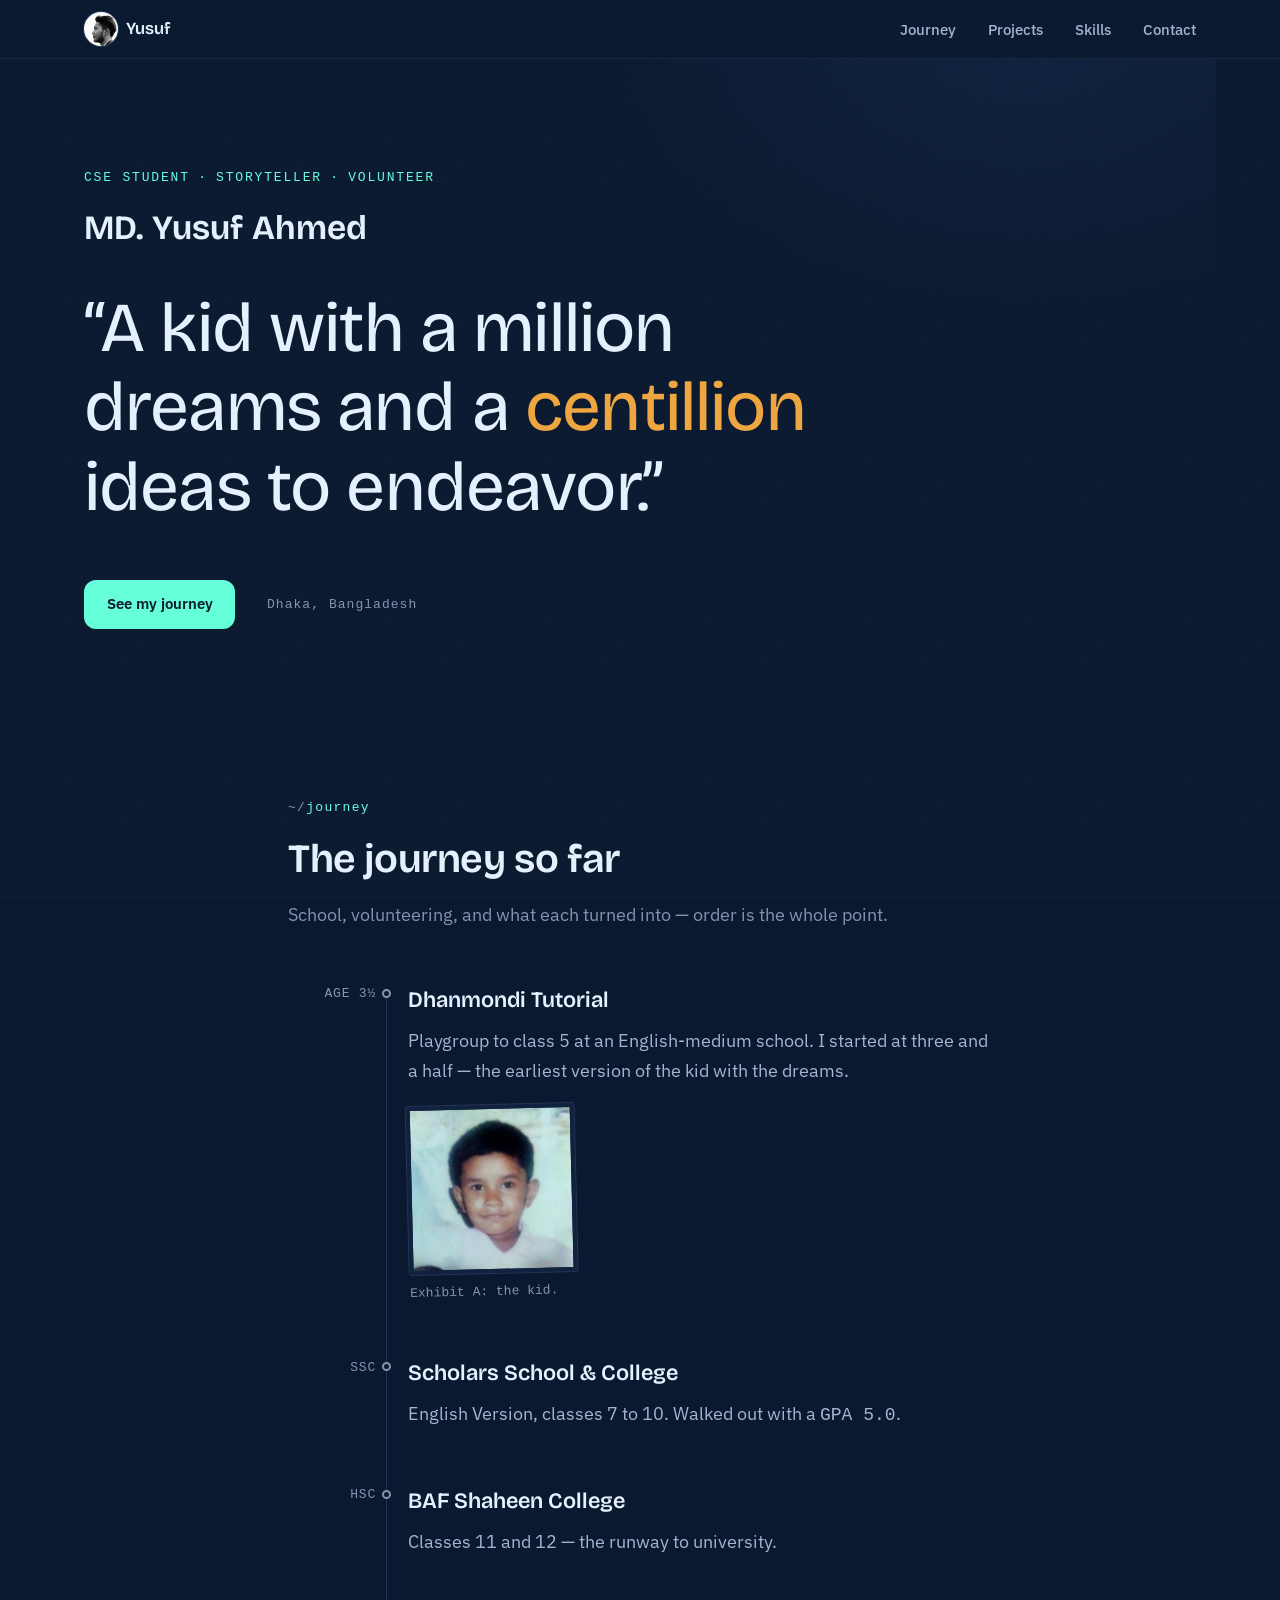
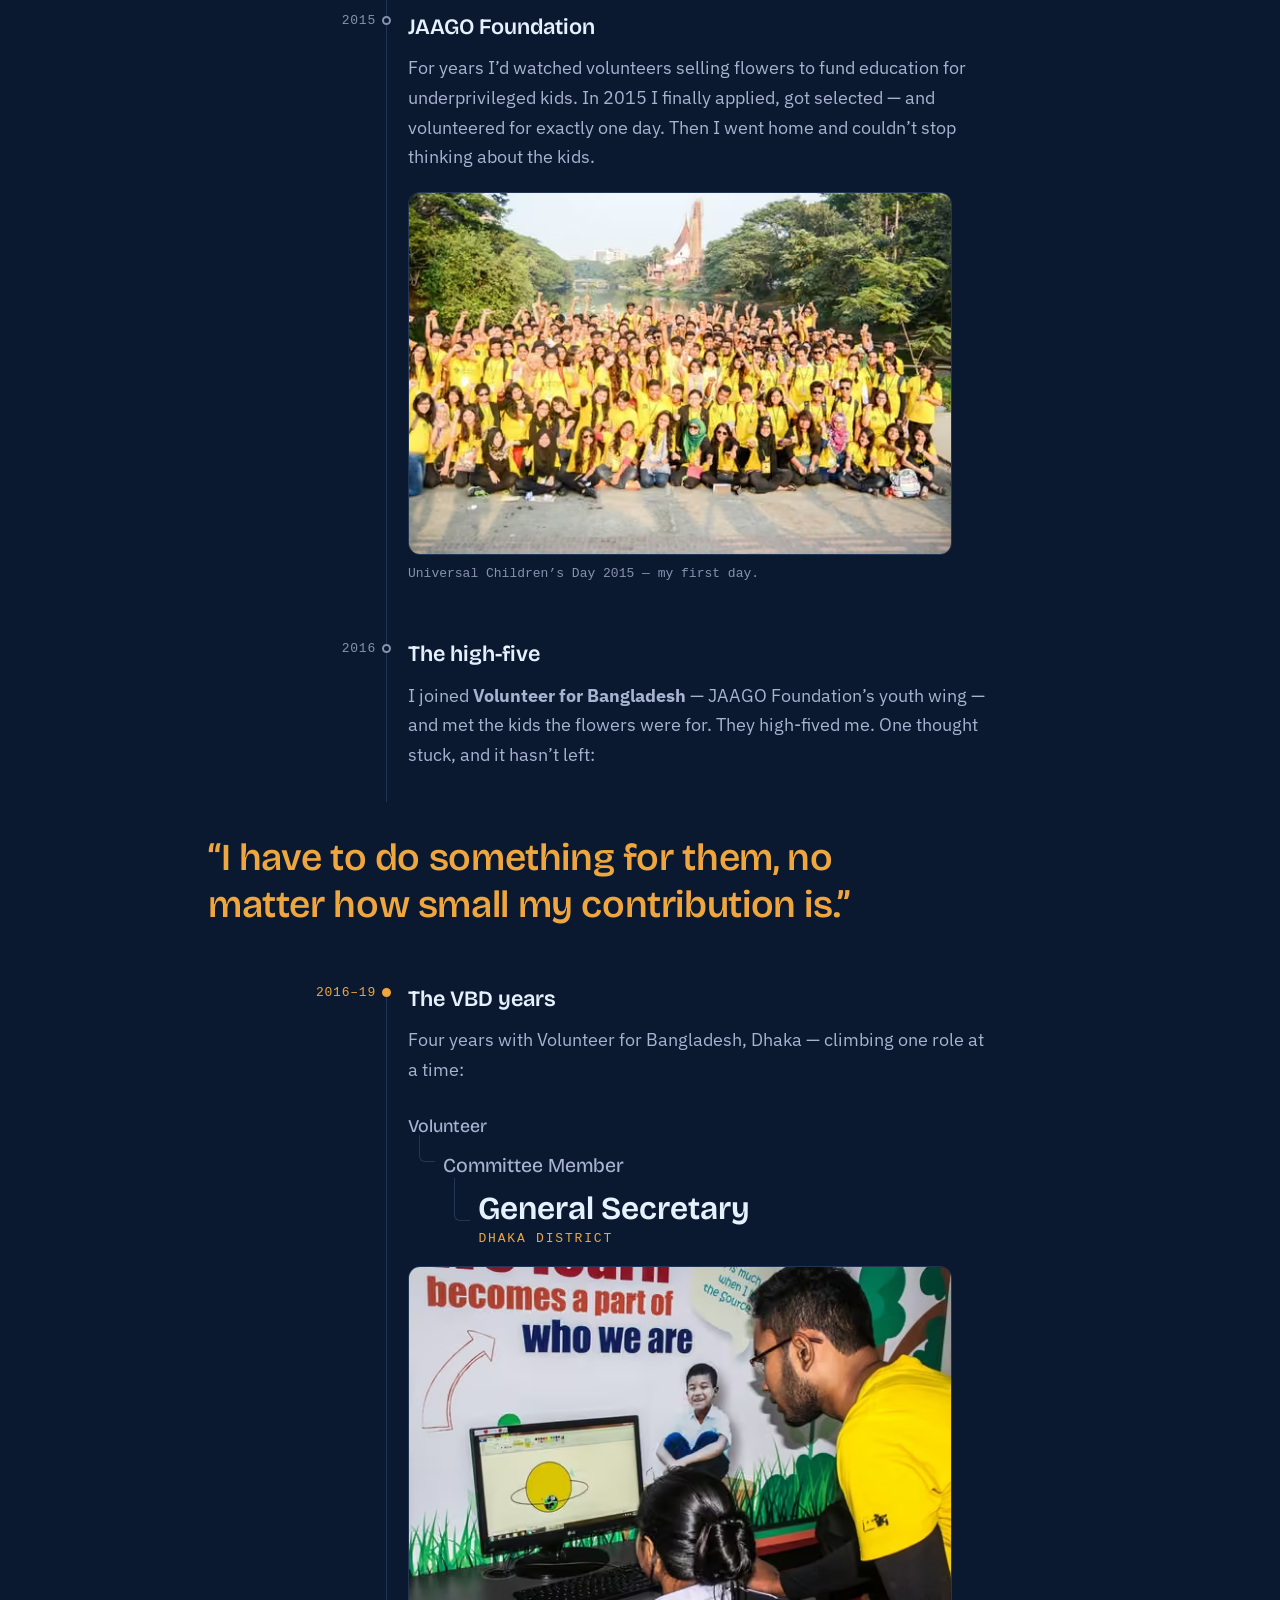
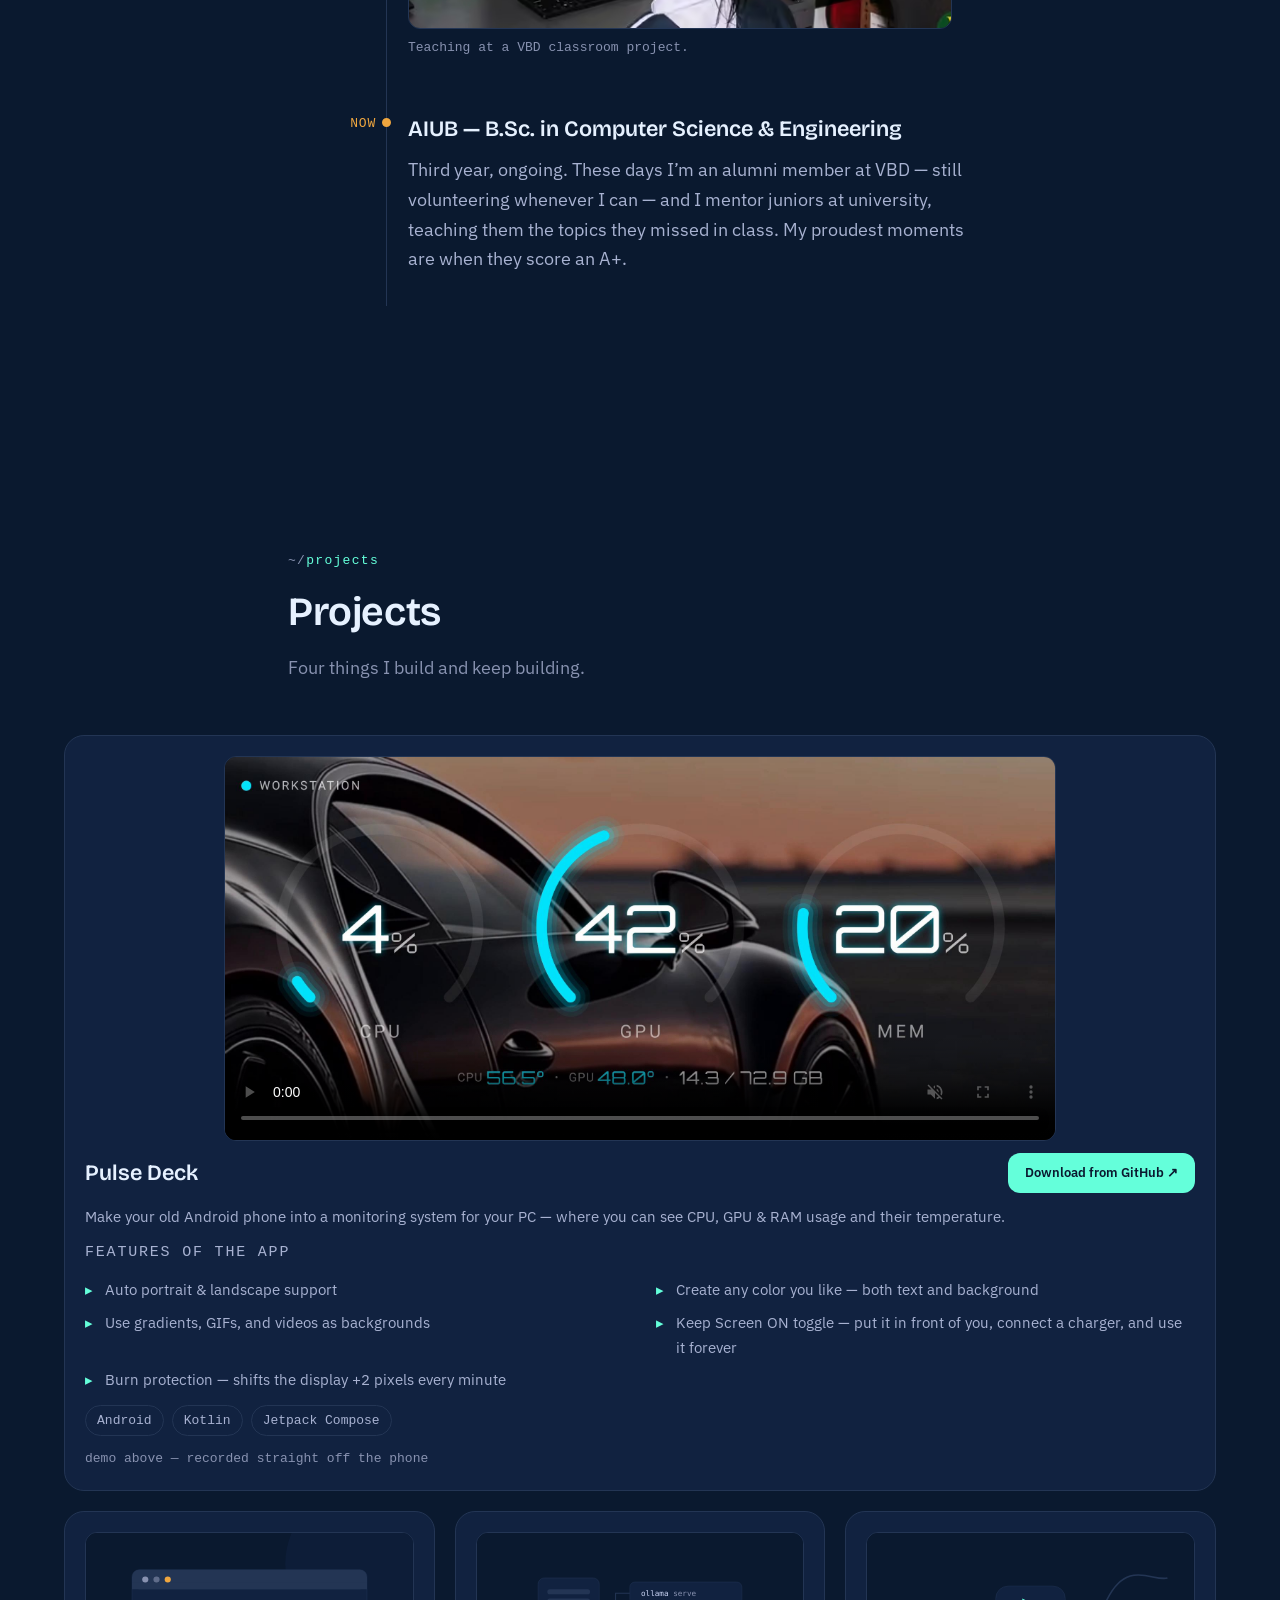
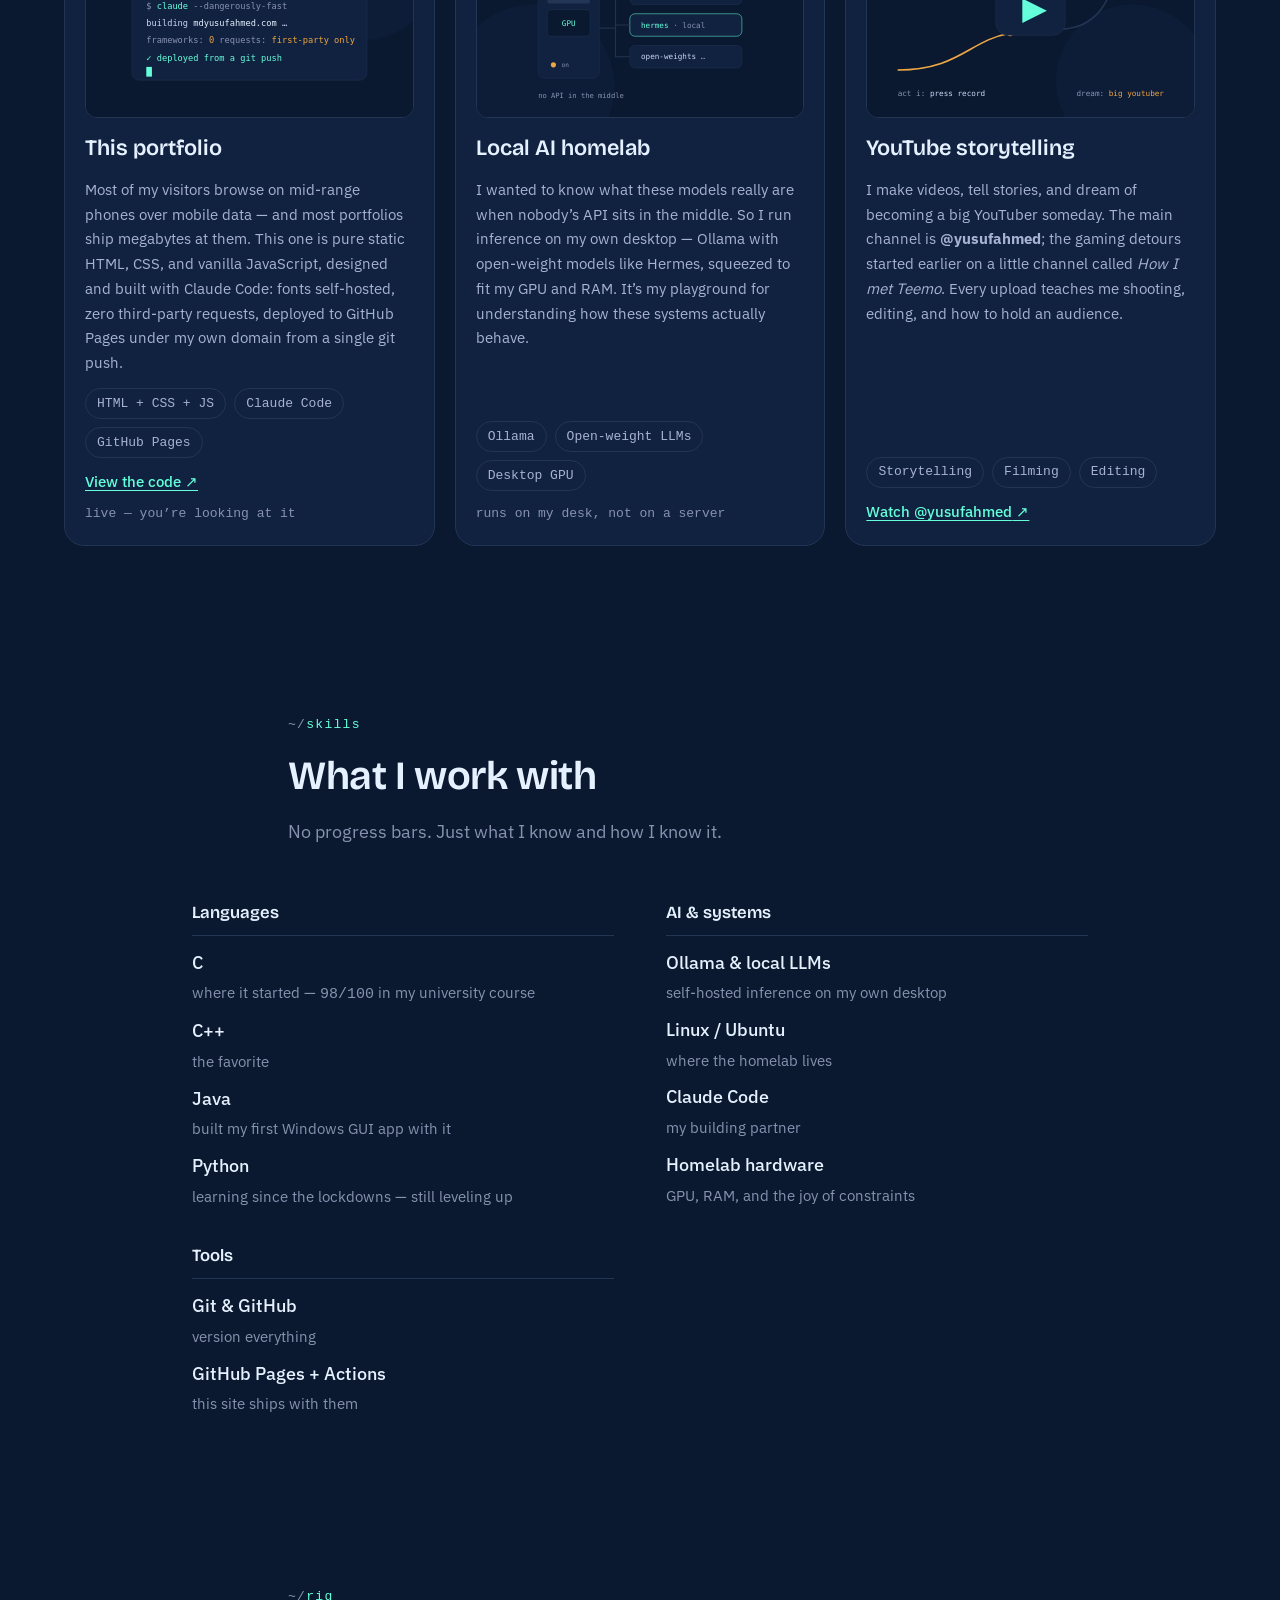
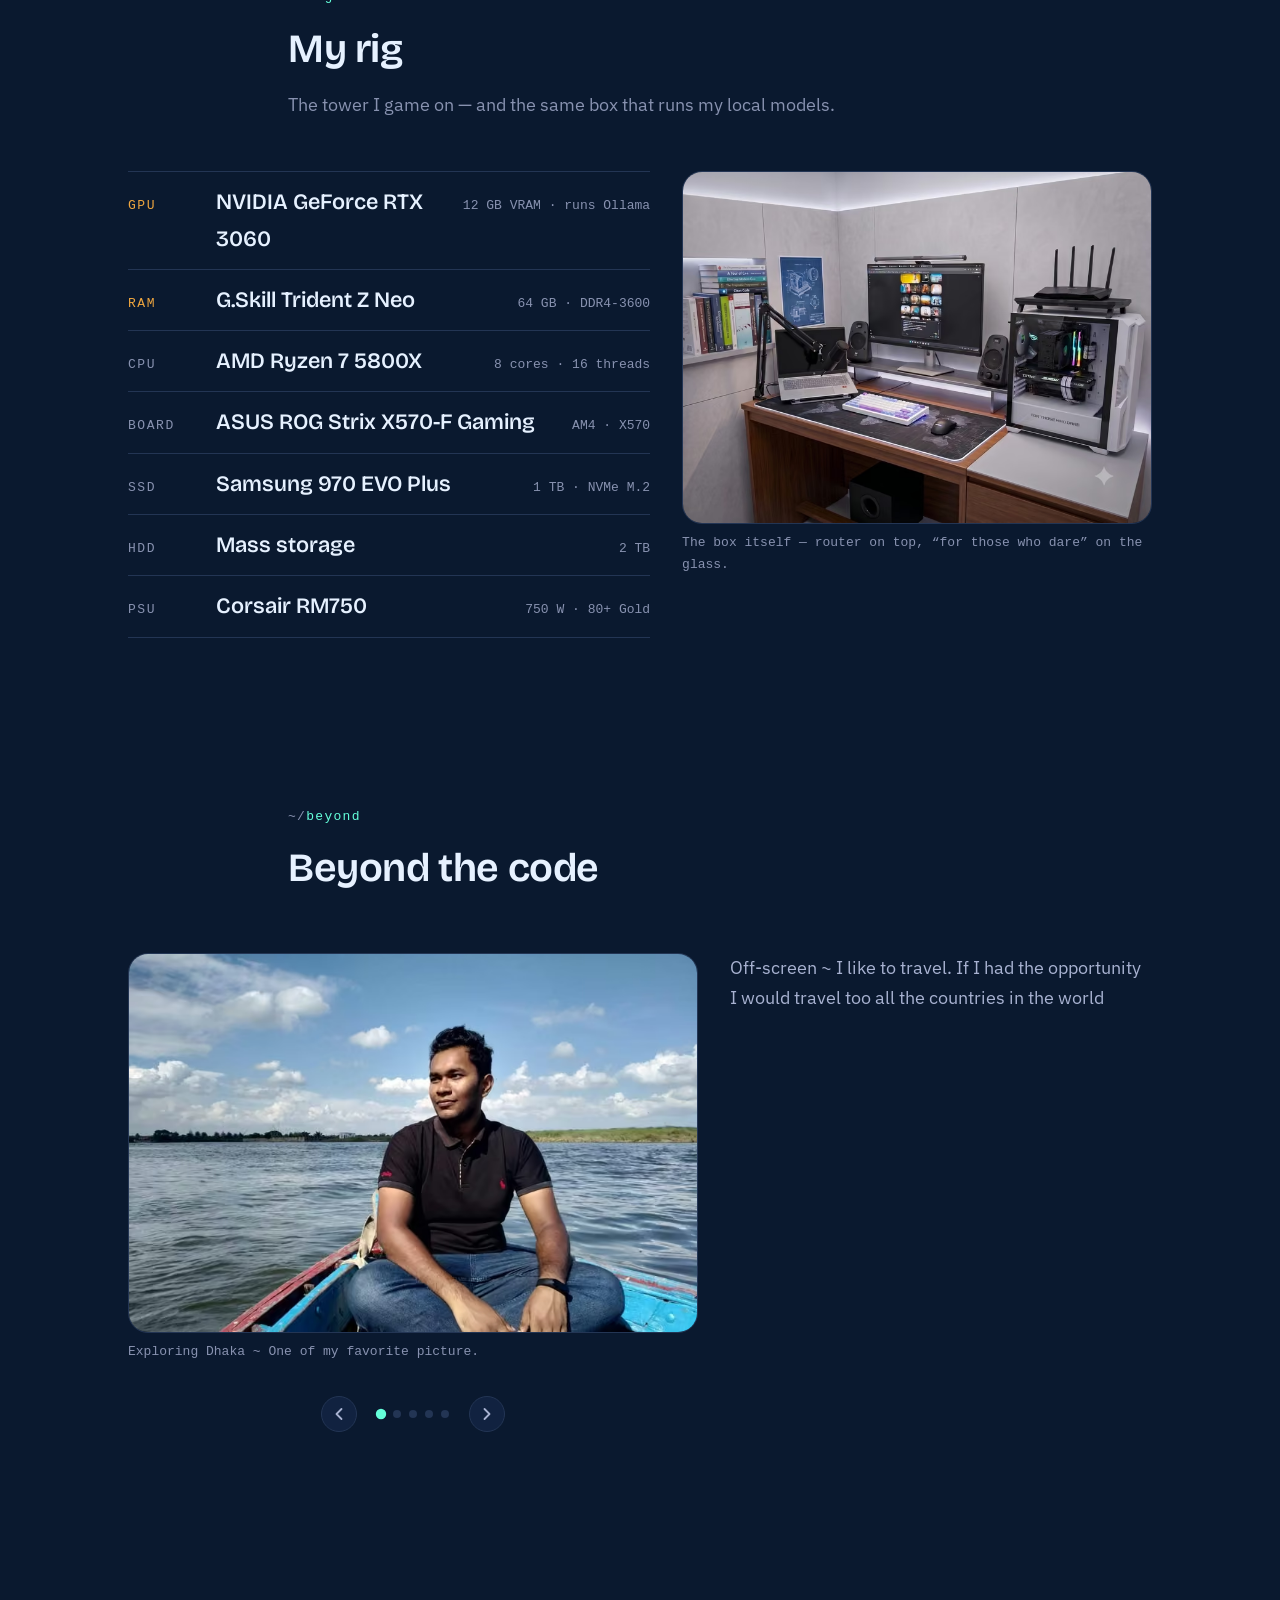
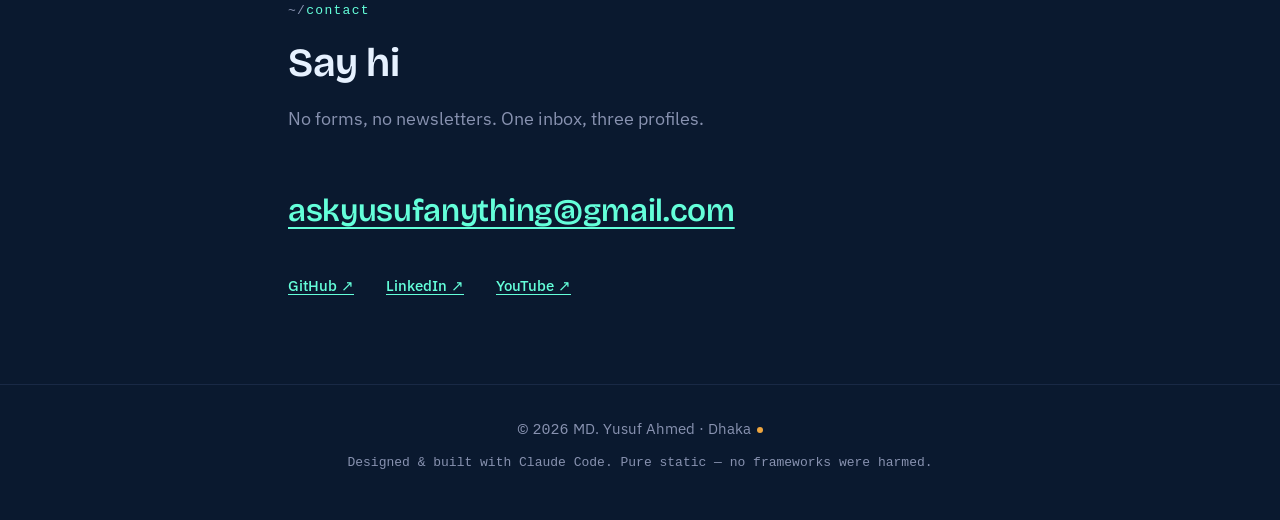
<file: index.html>
<!DOCTYPE html>
<html lang="en">
<head>
  <meta charset="UTF-8">
  <meta name="viewport" content="width=device-width, initial-scale=1.0">
  <title>MD. Yusuf Ahmed — CSE student, storyteller, volunteer</title>
  <meta name="description" content="Third-year CSE student at AIUB in Dhaka. Storyteller on YouTube, former General Secretary of Volunteer for Bangladesh (Dhaka District), and local-AI tinkerer.">
  <meta name="author" content="MD. Yusuf Ahmed">
  <meta name="theme-color" content="#0a192f">
  <link rel="canonical" href="https://www.mdyusufahmed.com/">

  <meta property="og:type" content="website">
  <meta property="og:url" content="https://www.mdyusufahmed.com/">
  <meta property="og:title" content="MD. Yusuf Ahmed — CSE student, storyteller, volunteer">
  <meta property="og:description" content="A kid with a million dreams and a centillion ideas to endeavor.">
  <meta property="og:image" content="https://www.mdyusufahmed.com/assets/img/og.jpg">
  <meta property="og:image:width" content="1200">
  <meta property="og:image:height" content="630">
  <meta property="og:image:alt" content="MD. Yusuf Ahmed — CSE student, storyteller, volunteer — www.mdyusufahmed.com">
  <meta name="twitter:card" content="summary_large_image">
  <meta name="twitter:title" content="MD. Yusuf Ahmed — CSE student, storyteller, volunteer">
  <meta name="twitter:description" content="A kid with a million dreams and a centillion ideas to endeavor.">
  <meta name="twitter:image" content="https://www.mdyusufahmed.com/assets/img/og.jpg">

  <link rel="icon" href="/favicon.svg" type="image/svg+xml">
  <link rel="icon" href="/favicon.ico" sizes="32x32">
  <link rel="apple-touch-icon" href="/apple-touch-icon.png">
  <link rel="manifest" href="/site.webmanifest">

  <link rel="preload" href="/assets/fonts/BricolageGrotesque-var.woff2" as="font" type="font/woff2" crossorigin>

  <style>
    /* ---------- tokens ---------- */
    :root{
      --navy-950:#0a192f; --navy-900:#112240; --navy-700:#233554;
      --slate-400:#8892b0; --slate-300:#a8b2d1; --slate-100:#ccd6f6;
      --white:#e6f1ff; --mint:#64ffda; --genda:#efa63f;
      /* fibonacci spacing: each step = sum of the two before */
      --s1:.25rem; --s2:.5rem; --s3:.75rem; --s4:1.25rem; --s5:2rem; --s6:3.25rem; --s7:5.25rem; --s8:8.5rem;
      --text-xs:.8125rem; --text-sm:.9375rem;
      --text-base:clamp(1rem,.95rem + .25vw,1.125rem);
      --text-lg:clamp(1.125rem,1rem + .5vw,1.375rem);
      --text-xl:clamp(1.5rem,1.2rem + 1.4vw,2.125rem);
      --text-2xl:clamp(1.75rem,1.3rem + 2vw,2.5rem);
      --text-hero:clamp(2.125rem,1.1rem + 5.4vw,4.375rem);
      --r-s:6px; --r-m:12px; --r-l:20px;
      --ease-out:cubic-bezier(.22,1,.36,1);
      --ease-spring:cubic-bezier(.34,1.56,.64,1);
      --t-fast:140ms; --t-med:320ms; --t-slow:560ms;
      --font-display:'Bricolage Grotesque','Bricolage-fb',sans-serif;
      --font-body:'IBM Plex Sans','Plex-fb',sans-serif;
      --font-mono:ui-monospace,'Cascadia Mono',Consolas,Menlo,monospace;
      --col:44rem;
    }
    /* ---------- fonts ---------- */
    @font-face{font-family:'Bricolage Grotesque';src:url('/assets/fonts/BricolageGrotesque-var.woff2') format('woff2');font-weight:200 800;font-display:optional;}
    @font-face{font-family:'IBM Plex Sans';src:url('/assets/fonts/IBMPlexSans-var.woff2') format('woff2');font-weight:300 700;font-display:swap;}
    @font-face{font-family:'Bricolage-fb';src:local('Arial');size-adjust:109.06%;ascent-override:85.27%;descent-override:24.76%;line-gap-override:0%;}
    @font-face{font-family:'Plex-fb';src:local('Arial');size-adjust:101.25%;ascent-override:101.24%;descent-override:27.16%;line-gap-override:0%;}
    /* ---------- base ---------- */
    *,*::before,*::after{box-sizing:border-box;margin:0}
    html{color-scheme:dark}
    @media (prefers-reduced-motion:no-preference){html{scroll-behavior:smooth}}
    body{
      background:var(--navy-950);color:var(--slate-100);
      font:400 var(--text-base)/1.65 var(--font-body);
      -webkit-font-smoothing:antialiased;text-rendering:optimizeLegibility;
    }
    ::selection{background:var(--genda);color:var(--navy-950)}
    a{color:var(--mint);text-decoration-thickness:1px;text-underline-offset:3px}
    :focus-visible{outline:2px solid var(--mint);outline-offset:3px;border-radius:2px}
    img{max-width:100%;height:auto;display:block}
    /* grain — tiny tiled SVG noise at 3% */
    body::after{
      content:"";position:fixed;inset:0;z-index:2147483647;pointer-events:none;opacity:.03;
      background:url("data:image/svg+xml,%3Csvg xmlns='http://www.w3.org/2000/svg' width='160' height='160'%3E%3Cfilter id='n'%3E%3CfeTurbulence type='fractalNoise' baseFrequency='.9' numOctaves='2'/%3E%3C/filter%3E%3Crect width='160' height='160' filter='url(%23n)'/%3E%3C/svg%3E");
    }
    .skip{position:absolute;left:var(--s4);top:-4rem;z-index:100;background:var(--navy-900);color:var(--white);padding:var(--s2) var(--s4);border-radius:var(--r-s);transition:top var(--t-fast) var(--ease-out)}
    .skip:focus{top:var(--s4)}
    .mono{font-family:var(--font-mono);font-variant-numeric:tabular-nums}
    /* ---------- nav ---------- */
    .nav{
      position:sticky;top:0;z-index:50;
      background:color-mix(in srgb,var(--navy-950) 86%,transparent);
      backdrop-filter:blur(10px);-webkit-backdrop-filter:blur(10px);
      border-bottom:1px solid color-mix(in srgb,var(--navy-700) 55%,transparent);
    }
    .nav-in{max-width:72rem;margin-inline:auto;padding:var(--s3) var(--s4);display:flex;align-items:center;justify-content:space-between;gap:var(--s4)}
    .brand{display:flex;align-items:center;gap:var(--s2);text-decoration:none;color:var(--white);font-family:var(--font-display);font-weight:600;font-size:1.0625rem}
    .brand svg{display:block}
    .nav ul{display:flex;gap:clamp(var(--s3),3vw,var(--s5));list-style:none;padding:0}
    .nav ul a{color:var(--slate-300);text-decoration:none;font-size:var(--text-sm);font-weight:500}
    .nav ul a:hover{color:var(--mint)}
    /* ---------- hero ---------- */
    .hero{position:relative;max-width:72rem;margin-inline:auto;padding:clamp(var(--s6),12vh,var(--s8)) var(--s4) var(--s7);overflow:hidden}
    .hero::before{
      content:"";position:absolute;inset:-20% -10% auto;height:120%;z-index:-1;pointer-events:none;
      background:radial-gradient(38rem 26rem at 78% 12%,var(--navy-900) 0%,transparent 68%);
    }
    .eyebrow{font-family:var(--font-mono);font-size:var(--text-xs);letter-spacing:.14em;text-transform:uppercase;color:var(--mint)}
    .hero h1{font-family:var(--font-display);font-weight:640;font-size:var(--text-xl);color:var(--white);margin-top:var(--s3);letter-spacing:.005em}
    .hero-quote{
      font-family:var(--font-display);font-weight:420;font-size:var(--text-hero);
      line-height:1.14;color:var(--white);letter-spacing:-.012em;
      max-width:17ch;margin-top:var(--s5);text-wrap:balance;
    }
    .hero-quote em{font-style:normal}
    .hero-quote .genda{color:var(--genda)}
    .hero-quote .ch{display:inline-block}
    .hero-foot{display:flex;flex-wrap:wrap;align-items:center;gap:var(--s4) var(--s5);margin-top:var(--s6)}
    .hero-loc{font-family:var(--font-mono);font-size:var(--text-xs);color:var(--slate-400);letter-spacing:.08em}
    .btn{
      display:inline-block;background:var(--mint);color:var(--navy-950);text-decoration:none;
      font-weight:600;font-size:var(--text-sm);padding:.8em 1.5em;border-radius:var(--r-m);
      transition:transform var(--t-fast) var(--ease-spring),box-shadow var(--t-fast) var(--ease-out);
    }
    .btn:hover{transform:translateY(-2px);box-shadow:0 6px 24px -8px color-mix(in srgb,var(--mint) 55%,transparent)}
    .btn:active{transform:translateY(0)}
    /* hero load sequence + kinetic quote */
    @media (prefers-reduced-motion:no-preference){
      [data-rise]{opacity:0;animation:rise .5s var(--ease-out) forwards;animation-delay:var(--d,0ms)}
      @keyframes rise{from{opacity:0;transform:translateY(12px)}to{opacity:1;transform:none}}
      .hero-quote.animate-chars .ch{transform:translateY(.32em);animation:chIn .5s var(--ease-out) forwards;animation-delay:calc(var(--i)*22ms)}
      @keyframes chIn{to{transform:none}}
    }
  </style>
  <link rel="stylesheet" href="/styles.css?v=1211d7a">
  <script type="module" src="/main.js?v=1211d7a"></script>

  <script type="application/ld+json">
  {
    "@context": "https://schema.org",
    "@type": "Person",
    "name": "MD. Yusuf Ahmed",
    "alternateName": "Yusuf Ahmed",
    "url": "https://www.mdyusufahmed.com",
    "image": "https://www.mdyusufahmed.com/assets/img/og.jpg",
    "email": "mailto:askyusufanything@gmail.com",
    "description": "Third-year Computer Science & Engineering student at AIUB in Dhaka, Bangladesh. Storyteller on YouTube and long-time volunteer with Volunteer for Bangladesh.",
    "address": { "@type": "PostalAddress", "addressLocality": "Dhaka", "addressCountry": "BD" },
    "alumniOf": { "@type": "CollegeOrUniversity", "name": "American International University-Bangladesh" },
    "memberOf": { "@type": "Organization", "name": "Volunteer for Bangladesh" },
    "sameAs": [
      "https://github.com/CodeWithYusufAhmed",
      "https://www.linkedin.com/in/mdyusufahmed/",
      "https://www.youtube.com/@yusufahmed"
    ]
  }
  </script>
</head>
<body>
  <a class="skip" href="#main">Skip to content</a>

  <header class="nav">
    <div class="nav-in">
      <a class="brand" href="#top" aria-label="Yusuf — back to top">
        <img class="brand-avatar" src="/assets/img/avatar-132.png" width="34" height="34" alt="" decoding="async">
        Yusuf
      </a>
      <nav aria-label="Primary">
        <ul>
          <li><a href="#journey">Journey</a></li>
          <li><a href="#projects">Projects</a></li>
          <li><a href="#skills">Skills</a></li>
          <li><a href="#contact">Contact</a></li>
        </ul>
      </nav>
    </div>
  </header>

  <main id="main">
    <!-- ============ hero ============ -->
    <section class="hero" id="top" aria-label="Introduction">
      <p class="eyebrow" data-rise style="--d:0ms">CSE student&ensp;·&ensp;Storyteller&ensp;·&ensp;Volunteer</p>
      <h1 data-rise style="--d:70ms">MD. Yusuf Ahmed</h1>
      <p class="hero-quote" id="kinetic">“A kid with a <em>million</em> dreams and a <em class="genda">centillion</em> ideas to endeavor.”</p>
      <div class="hero-foot" data-rise style="--d:140ms">
        <a class="btn" href="#journey">See my journey</a>
        <p class="hero-loc">Dhaka, Bangladesh</p>
      </div>
    </section>

    <!-- ============ journey ============ -->
    <section class="section" id="journey" aria-labelledby="journey-h">
      <header class="shead reveal">
        <p class="kicker"><span aria-hidden="true">~/</span>journey</p>
        <h2 id="journey-h">The journey so far</h2>
        <p class="ssub">School, volunteering, and what each turned into — order is the whole point.</p>
      </header>

      <ol class="timeline">
        <li class="tl reveal">
          <p class="tl-label">age&nbsp;3½</p>
          <div class="tl-body">
            <h3>Dhanmondi Tutorial</h3>
            <p>Playgroup to class 5 at an English-medium school. I started at three and a half — the earliest version of the kid with the dreams.</p>
            <figure class="tl-fig tl-fig--print">
              <picture>
                <source type="image/avif" srcset="/assets/img/yusuf-kid-320.avif">
                <source type="image/webp" srcset="/assets/img/yusuf-kid-320.webp">
                <img src="/assets/img/yusuf-kid-320.jpg" width="320" height="320" loading="lazy" decoding="async" alt="Yusuf at around five years old — a soft, faded photo print.">
              </picture>
              <figcaption>Exhibit A: the kid.</figcaption>
            </figure>
          </div>
        </li>

        <li class="tl reveal">
          <p class="tl-label">SSC</p>
          <div class="tl-body">
            <h3>Scholars School &amp; College</h3>
            <p>English Version, classes 7 to 10. Walked out with a <span class="mono">GPA 5.0</span>.</p>
          </div>
        </li>

        <li class="tl reveal">
          <p class="tl-label">HSC</p>
          <div class="tl-body">
            <h3>BAF Shaheen College</h3>
            <p>Classes 11 and 12 — the runway to university.</p>
          </div>
        </li>

        <li class="tl reveal">
          <p class="tl-label">2015</p>
          <div class="tl-body">
            <h3>JAAGO Foundation</h3>
            <p>For years I’d watched volunteers selling flowers to fund education for underprivileged kids. In 2015 I finally applied, got selected — and volunteered for exactly one day. Then I went home and couldn’t stop thinking about the kids.</p>
            <figure class="tl-fig">
              <picture>
                <source type="image/avif" srcset="/assets/img/jaago-2015-560.avif 560w, /assets/img/jaago-2015-760.avif 760w, /assets/img/jaago-2015-1120.avif 1120w" sizes="(min-width:48em) 34rem, 92vw">
                <source type="image/webp" srcset="/assets/img/jaago-2015-560.webp 560w, /assets/img/jaago-2015-760.webp 760w, /assets/img/jaago-2015-1120.webp 1120w" sizes="(min-width:48em) 34rem, 92vw">
                <img src="/assets/img/jaago-2015-560.jpg" srcset="/assets/img/jaago-2015-560.jpg 560w, /assets/img/jaago-2015-760.jpg 760w, /assets/img/jaago-2015-1120.jpg 1120w" sizes="(min-width:48em) 34rem, 92vw" width="560" height="373" loading="lazy" decoding="async" alt="A big crowd of volunteers in yellow shirts cheering with raised arms beside a lake in Dhaka.">
              </picture>
              <figcaption>Universal Children’s Day 2015 — my first day.</figcaption>
            </figure>
          </div>
        </li>

        <li class="tl reveal">
          <p class="tl-label">2016</p>
          <div class="tl-body">
            <h3>The high-five</h3>
            <p>I joined <strong>Volunteer for Bangladesh</strong> — JAAGO Foundation’s youth wing — and met the kids the flowers were for. They high-fived me. One thought stuck, and it hasn’t left:</p>
          </div>
        </li>
      </ol>

      <blockquote class="pull reveal">
        <p>“I have to do something for them, no matter how small my contribution is.”</p>
      </blockquote>

      <ol class="timeline timeline--cont">
        <li class="tl tl--milestone reveal">
          <p class="tl-label">2016–19</p>
          <div class="tl-body">
            <h3>The VBD years</h3>
            <p>Four years with Volunteer for Bangladesh, Dhaka — climbing one role at a time:</p>
            <ol class="climb" aria-label="Roles at Volunteer for Bangladesh, in order">
              <li>Volunteer</li>
              <li>Committee Member</li>
              <li class="climb-top">General Secretary <span class="climb-place">Dhaka District</span></li>
            </ol>
            <figure class="tl-fig">
              <picture>
                <source type="image/avif" srcset="/assets/img/vbd-teach-560.avif 560w, /assets/img/vbd-teach-760.avif 760w, /assets/img/vbd-teach-1120.avif 1120w" sizes="(min-width:48em) 34rem, 92vw">
                <source type="image/webp" srcset="/assets/img/vbd-teach-560.webp 560w, /assets/img/vbd-teach-760.webp 760w, /assets/img/vbd-teach-1120.webp 1120w" sizes="(min-width:48em) 34rem, 92vw">
                <img src="/assets/img/vbd-teach-560.jpg" srcset="/assets/img/vbd-teach-560.jpg 560w, /assets/img/vbd-teach-760.jpg 760w, /assets/img/vbd-teach-1120.jpg 1120w" sizes="(min-width:48em) 34rem, 92vw" width="560" height="373" loading="lazy" decoding="async" alt="Yusuf in a yellow volunteer shirt guiding a young student who is drawing on a computer.">
              </picture>
              <figcaption>Teaching at a VBD classroom project.</figcaption>
            </figure>
          </div>
        </li>

        <li class="tl tl--now reveal">
          <p class="tl-label">now</p>
          <div class="tl-body">
            <h3>AIUB — B.Sc. in Computer Science &amp; Engineering</h3>
            <p>Third year, ongoing. These days I’m an alumni member at VBD — still volunteering whenever I can — and I mentor juniors at university, teaching them the topics they missed in class. My proudest moments are when they score an A+.</p>
          </div>
        </li>
      </ol>

      <footer class="orgs reveal">
        <p class="orgs-lead">Along the way I also showed up for</p>
        <ul class="chips" aria-label="Organizations I volunteered with">
          <li>TEDxDhaka</li>
          <li>BYLC</li>
          <li>Save the Children</li>
          <li>BDCyclists</li>
        </ul>
      </footer>
    </section>

    <!-- ============ projects ============ -->
    <section class="section" id="projects" aria-labelledby="projects-h">
      <header class="shead reveal">
        <p class="kicker"><span aria-hidden="true">~/</span>projects</p>
        <h2 id="projects-h">Projects</h2>
        <p class="ssub">Four things I build and keep building.</p>
      </header>

      <div class="cards">
        <article class="card card--wide reveal">
          <video class="card-cover card-cover--video" src="/assets/vid/pulsedeck-demo.mp4" poster="/assets/img/pulsedeck-poster.jpg" width="2340" height="1080" controls loop muted playsinline preload="metadata" data-autoplay aria-label="Pulse Deck demo — live CPU, GPU, and RAM stats on an Android phone">
            Your browser doesn’t support embedded video — <a href="/assets/vid/pulsedeck-demo.mp4">download the demo</a> instead.
          </video>
          <div class="card-body">
            <div class="card-head">
              <h3>Pulse Deck</h3>
              <a class="btn" href="https://github.com/CodeWithYusufAhmed/pulsedeck/releases">Download from GitHub<span aria-hidden="true"> ↗</span></a>
            </div>
            <p>Make your old Android phone into a monitoring system for your PC — where you can see CPU, GPU &amp; RAM usage and their temperature.</p>
            <p class="card-feats-lead">Features of the app</p>
            <ul class="card-feats" aria-label="App features">
              <li>Auto portrait &amp; landscape support</li>
              <li>Create any color you like — both text and background</li>
              <li>Use gradients, GIFs, and videos as backgrounds</li>
              <li>Keep Screen ON toggle — put it in front of you, connect a charger, and use it forever</li>
              <li>Burn protection — shifts the display +2&nbsp;pixels every minute</li>
            </ul>
            <ul class="tags" aria-label="Stack">
              <li>Android</li><li>Kotlin</li><li>Jetpack Compose</li>
            </ul>
            <p class="card-links">
              <span class="card-note">demo above — recorded straight off the phone</span>
            </p>
          </div>
        </article>

        <article class="card reveal">
          <!-- TODO(Yusuf): swap this designed SVG cover for a real screenshot if you prefer -->
          <img class="card-cover" src="/assets/img/cover-portfolio.svg" width="640" height="360" loading="lazy" decoding="async" alt="">
          <h3>This portfolio</h3>
          <p>Most of my visitors browse on mid-range phones over mobile data — and most portfolios ship megabytes at them. This one is pure static HTML, CSS, and vanilla JavaScript, designed and built with Claude Code: fonts self-hosted, zero third-party requests, deployed to GitHub Pages under my own domain from a single git push.</p>
          <ul class="tags" aria-label="Stack">
            <li>HTML + CSS + JS</li><li>Claude Code</li><li>GitHub Pages</li>
          </ul>
          <p class="card-links">
            <a href="https://github.com/CodeWithYusufAhmed/CodeWithYusufAhmed.github.io">View the code<span aria-hidden="true"> ↗</span></a>
            <span class="card-note">live — you’re looking at it</span>
          </p>
        </article>

        <article class="card reveal">
          <!-- TODO(Yusuf): swap this designed SVG cover for a photo of the actual machine if you like -->
          <img class="card-cover" src="/assets/img/cover-homelab.svg" width="640" height="360" loading="lazy" decoding="async" alt="">
          <h3>Local AI homelab</h3>
          <p>I wanted to know what these models really are when nobody’s API sits in the middle. So I run inference on my own desktop — Ollama with open-weight models like Hermes, squeezed to fit my GPU and RAM. It’s my playground for understanding how these systems actually behave.</p>
          <ul class="tags" aria-label="Stack">
            <li>Ollama</li><li>Open-weight LLMs</li><li>Desktop GPU</li>
          </ul>
          <p class="card-links"><span class="card-note">runs on my desk, not on a server</span></p>
        </article>

        <article class="card reveal">
          <!-- TODO(Yusuf): swap this designed SVG cover for a channel-art frame or thumbnail collage -->
          <img class="card-cover" src="/assets/img/cover-youtube.svg" width="640" height="360" loading="lazy" decoding="async" alt="">
          <h3>YouTube storytelling</h3>
          <p>I make videos, tell stories, and dream of becoming a big YouTuber someday. The main channel is <strong>@yusufahmed</strong>; the gaming detours started earlier on a little channel called <em>How I met Teemo</em>. Every upload teaches me shooting, editing, and how to hold an audience.</p>
          <ul class="tags" aria-label="Stack">
            <li>Storytelling</li><li>Filming</li><li>Editing</li>
          </ul>
          <p class="card-links">
            <a href="https://www.youtube.com/@yusufahmed">Watch @yusufahmed<span aria-hidden="true"> ↗</span></a>
          </p>
        </article>
      </div>
    </section>

    <!-- ============ skills ============ -->
    <section class="section" id="skills" aria-labelledby="skills-h">
      <header class="shead reveal">
        <p class="kicker"><span aria-hidden="true">~/</span>skills</p>
        <h2 id="skills-h">What I work with</h2>
        <p class="ssub">No progress bars. Just what I know and how I know it.</p>
      </header>

      <div class="skills">
        <section class="sg reveal" aria-labelledby="sg-lang">
          <h3 id="sg-lang">Languages</h3>
          <ul>
            <li><strong>C</strong><span>where it started — <span class="mono">98/100</span> in my university course</span></li>
            <li><strong>C++</strong><span>the favorite</span></li>
            <li><strong>Java</strong><span>built my first Windows GUI app with it</span></li>
            <li><strong>Python</strong><span>learning since the lockdowns — still leveling up</span></li>
          </ul>
        </section>

        <section class="sg reveal" aria-labelledby="sg-ai">
          <h3 id="sg-ai">AI &amp; systems</h3>
          <ul>
            <li><strong>Ollama &amp; local LLMs</strong><span>self-hosted inference on my own desktop</span></li>
            <li><strong>Linux / Ubuntu</strong><span>where the homelab lives</span></li>
            <li><strong>Claude Code</strong><span>my building partner</span></li>
            <li><strong>Homelab hardware</strong><span>GPU, RAM, and the joy of constraints</span></li>
          </ul>
        </section>

        <section class="sg reveal" aria-labelledby="sg-tools">
          <h3 id="sg-tools">Tools</h3>
          <ul>
            <li><strong>Git &amp; GitHub</strong><span>version everything</span></li>
            <li><strong>GitHub Pages + Actions</strong><span>this site ships with them</span></li>
          </ul>
        </section>
      </div>
    </section>

    <!-- ============ rig ============ -->
    <section class="section" id="rig" aria-labelledby="rig-h">
      <header class="shead reveal">
        <p class="kicker"><span aria-hidden="true">~/</span>rig</p>
        <h2 id="rig-h">My rig</h2>
        <p class="ssub">The tower I game on — and the same box that runs my local models.</p>
      </header>

      <div class="rig-wrap">
      <ul class="rig reveal" aria-label="Desktop PC specification">
        <li class="rig-row rig-row--star">
          <span class="rig-cat">GPU</span>
          <a class="rig-part" href="https://www.nvidia.com/en-us/geforce/graphics-cards/30-series/rtx-3060-3060ti/">NVIDIA GeForce RTX 3060</a>
          <span class="rig-spec">12 GB VRAM · runs Ollama</span>
        </li>
        <li class="rig-row rig-row--star">
          <span class="rig-cat">RAM</span>
          <a class="rig-part" href="https://www.gskill.com/product/165/326/1582265908/F4-3600C18D-64GTZN">G.Skill Trident Z Neo</a>
          <span class="rig-spec">64 GB · DDR4-3600</span>
        </li>
        <li class="rig-row">
          <span class="rig-cat">CPU</span>
          <a class="rig-part" href="https://www.amd.com/en/products/processors/desktops/ryzen/5000-series/amd-ryzen-7-5800x.html">AMD Ryzen 7 5800X</a>
          <span class="rig-spec">8 cores · 16 threads</span>
        </li>
        <li class="rig-row">
          <span class="rig-cat">Board</span>
          <a class="rig-part" href="https://rog.asus.com/bd/motherboards/rog-strix/rog-strix-x570-f-gaming-model/">ASUS ROG Strix X570-F Gaming</a>
          <span class="rig-spec">AM4 · X570</span>
        </li>
        <li class="rig-row">
          <span class="rig-cat">SSD</span>
          <a class="rig-part" href="https://www.samsung.com/ie/memory-storage/nvme-ssd/970-evo-plus-nvme-m-2-ssd-1tb-mz-v7s1t0bw/">Samsung 970 EVO Plus</a>
          <span class="rig-spec">1 TB · NVMe M.2</span>
        </li>
        <li class="rig-row">
          <span class="rig-cat">HDD</span>
          <a class="rig-part" href="https://hdd.userbenchmark.com/SpeedTest/6334/Microsoft-Storage-Space-Device">Mass storage</a>
          <span class="rig-spec">2 TB</span>
        </li>
        <li class="rig-row">
          <span class="rig-cat">PSU</span>
          <a class="rig-part" href="https://www.corsair.com/us/en/p/psu/cp-9020195-na/rm-series-rm750-750-watt-80-plus-gold-certified-fully-modular-psu-cp-9020195-na">Corsair RM750</a>
          <span class="rig-spec">750 W · 80+ Gold</span>
        </li>
      </ul>
      <figure class="rig-fig reveal">
        <picture>
          <source type="image/avif" srcset="/assets/img/rig-760.avif 760w, /assets/img/rig-1520.avif 1520w" sizes="(min-width:48em) 28rem, 92vw">
          <source type="image/webp" srcset="/assets/img/rig-760.webp 760w, /assets/img/rig-1520.webp 1520w" sizes="(min-width:48em) 28rem, 92vw">
          <img src="/assets/img/rig-760.jpg" srcset="/assets/img/rig-760.jpg 760w, /assets/img/rig-1520.jpg 1520w" sizes="(min-width:48em) 28rem, 92vw" width="760" height="570" loading="lazy" decoding="async" alt="The rig on the desk: a white tower with RGB fans and a ZOTAC GPU behind tempered glass, beside a monitor, laptop, mic arm, and a purple-and-white mechanical keyboard.">
        </picture>
        <figcaption>The box itself — router on top, “for those who dare” on the glass.</figcaption>
      </figure>
      </div>
    </section>

    <!-- ============ beyond ============ -->
    <section class="section" id="beyond" aria-labelledby="beyond-h">
      <header class="shead reveal">
        <p class="kicker"><span aria-hidden="true">~/</span>beyond</p>
        <h2 id="beyond-h">Beyond the code</h2>
      </header>

      <div class="beyond">
        <div class="slideshow reveal" aria-roledescription="carousel" aria-label="Photos from beyond the code">
          <ul class="slides" id="slides">
            <li class="slide" aria-roledescription="slide" aria-label="1 of 5: mid-river in Dhaka">
              <figure>
                <picture>
                  <source type="image/avif" srcset="/assets/img/boat-dhaka-760.avif 760w, /assets/img/boat-dhaka-1280.avif 1280w" sizes="(min-width:48em) 34rem, 92vw">
                  <source type="image/webp" srcset="/assets/img/boat-dhaka-760.webp 760w, /assets/img/boat-dhaka-1280.webp 1280w" sizes="(min-width:48em) 34rem, 92vw">
                  <img src="/assets/img/boat-dhaka-760.jpg" srcset="/assets/img/boat-dhaka-760.jpg 760w, /assets/img/boat-dhaka-1280.jpg 1280w" sizes="(min-width:48em) 34rem, 92vw" width="760" height="506" loading="lazy" decoding="async" alt="Yusuf sitting cross-legged in a wooden boat in the middle of a wide river, looking into the distance.">
                </picture>
                <figcaption> Exploring Dhaka ~ One of my favorite picture. </figcaption>
              </figure>
            </li>
            <li class="slide" aria-roledescription="slide" aria-label="2 of 5: cycling by the lake">
              <figure>
                <picture>
                  <source type="image/avif" srcset="/assets/img/bike-2013-560.avif 560w, /assets/img/bike-2013-760.avif 760w, /assets/img/bike-2013-1120.avif 1120w" sizes="(min-width:48em) 34rem, 92vw">
                  <source type="image/webp" srcset="/assets/img/bike-2013-560.webp 560w, /assets/img/bike-2013-760.webp 760w, /assets/img/bike-2013-1120.webp 1120w" sizes="(min-width:48em) 34rem, 92vw">
                  <img src="/assets/img/bike-2013-560.jpg" srcset="/assets/img/bike-2013-560.jpg 560w, /assets/img/bike-2013-760.jpg 760w, /assets/img/bike-2013-1120.jpg 1120w" sizes="(min-width:48em) 34rem, 92vw" width="560" height="373" loading="lazy" decoding="async" alt="A white mountain bike with a blue helmet leaning on a lakeside railing, Dhaka skyline across the water.">
                </picture>
                <figcaption> Life on Two Wheels ~ At Hatirjheel, Dhaka. </figcaption>
              </figure>
            </li>
            <li class="slide" aria-roledescription="slide" aria-label="3 of 5: a rainy ride in Gazipur">
              <figure>
                <picture>
                  <source type="image/avif" srcset="/assets/img/gazipur-705.avif">
                  <source type="image/webp" srcset="/assets/img/gazipur-705.webp">
                  <img src="/assets/img/gazipur-705.jpg" width="705" height="470" loading="lazy" decoding="async" alt="Yusuf crouching with three friends beside their mountain bikes in a wet forest clearing after a ride in the rain.">
                </picture>
                <figcaption> A quick stop at Gazipur while on our way to Wima Polli Resort. </figcaption>
              </figure>
            </li>
            <li class="slide" aria-roledescription="slide" aria-label="4 of 5: a greener escape">
              <figure>
                <picture>
                  <source type="image/avif" srcset="/assets/img/dusai-1-760.avif 760w, /assets/img/dusai-1-1140.avif 1140w" sizes="(min-width:48em) 34rem, 92vw">
                  <source type="image/webp" srcset="/assets/img/dusai-1-760.webp 760w, /assets/img/dusai-1-1140.webp 1140w" sizes="(min-width:48em) 34rem, 92vw">
                  <img src="/assets/img/dusai-1-760.jpg" srcset="/assets/img/dusai-1-760.jpg 760w, /assets/img/dusai-1-1140.jpg 1140w" sizes="(min-width:48em) 34rem, 92vw" width="760" height="507" loading="lazy" decoding="async" alt="Yusuf in a blue shirt standing in front of tall green palms at a garden resort.">
                </picture>
                <figcaption> My mother took some amazing pictures at Dusai Resort & Spa. </figcaption>
              </figure>
            </li>
            <li class="slide" aria-roledescription="slide" aria-label="5 of 5: watching the trees">
              <figure>
                <picture>
                  <source type="image/avif" srcset="/assets/img/dusai-2-760.avif 760w, /assets/img/dusai-2-1140.avif 1140w" sizes="(min-width:48em) 34rem, 92vw">
                  <source type="image/webp" srcset="/assets/img/dusai-2-760.webp 760w, /assets/img/dusai-2-1140.webp 1140w" sizes="(min-width:48em) 34rem, 92vw">
                  <img src="/assets/img/dusai-2-760.jpg" srcset="/assets/img/dusai-2-760.jpg 760w, /assets/img/dusai-2-1140.jpg 1140w" sizes="(min-width:48em) 34rem, 92vw" width="760" height="507" loading="lazy" decoding="async" alt="Yusuf standing on a balcony from behind, looking out over a leafy resort garden and a thatched-roof cottage.">
                </picture>
                <figcaption> Sometimes you gotta take a break from all the noise to appreciate the beauty of silence. </figcaption>
              </figure>
            </li>
          </ul>
          <div class="ss-ui" hidden>
            <button class="ss-btn" type="button" data-dir="-1" aria-label="Previous photo" aria-controls="slides">
              <svg viewBox="0 0 24 24" width="20" height="20" fill="none" stroke="currentColor" stroke-width="2.2" stroke-linecap="round" stroke-linejoin="round" aria-hidden="true"><polyline points="15 18 9 12 15 6"/></svg>
            </button>
            <div class="ss-dots" role="group" aria-label="Choose photo"></div>
            <button class="ss-btn" type="button" data-dir="1" aria-label="Next photo" aria-controls="slides">
              <svg viewBox="0 0 24 24" width="20" height="20" fill="none" stroke="currentColor" stroke-width="2.2" stroke-linecap="round" stroke-linejoin="round" aria-hidden="true"><polyline points="9 18 15 12 9 6"/></svg>
            </button>
          </div>
        </div>
        <div class="beyond-text reveal">
          <p>Off-screen ~ I like to travel. If I had the opportunity I would travel too all the countries in the world  </p>
          <p></p>
        </div>
      </div>
    </section>

    <!-- ============ contact ============ -->
    <section class="section" id="contact" aria-labelledby="contact-h">
      <header class="shead reveal">
        <p class="kicker"><span aria-hidden="true">~/</span>contact</p>
        <h2 id="contact-h">Say hi</h2>
        <p class="ssub">No forms, no newsletters. One inbox, three profiles.</p>
      </header>

      <div class="contact reveal">
        <a class="contact-mail" href="mailto:askyusufanything@gmail.com">askyusufanything@gmail.com</a>
        <ul class="contact-links">
          <li><a href="https://github.com/CodeWithYusufAhmed">GitHub<span aria-hidden="true"> ↗</span></a></li>
          <li><a href="https://www.linkedin.com/in/mdyusufahmed/">LinkedIn<span aria-hidden="true"> ↗</span></a></li>
          <li><a href="https://www.youtube.com/@yusufahmed">YouTube<span aria-hidden="true"> ↗</span></a></li>
        </ul>
      </div>
    </section>
  </main>

  <footer class="footer">
    <p>© <span class="mono">2026</span> MD. Yusuf Ahmed · Dhaka<span class="dot" aria-hidden="true"></span></p>
    <p class="footer-sub">Designed &amp; built with Claude Code. Pure static — no frameworks were harmed.</p>
  </footer>
</body>
</html>
</file>
<file: styles.css>
/* MD. Yusuf Ahmed — v3. Tokens live in the inline critical CSS in index.html. */

/* ---------- sections ---------- */
.section{padding:var(--s7) var(--s4);scroll-margin-top:5rem}
.shead,.timeline,.pull,.orgs,.skills,.beyond,.contact{max-width:var(--col);margin-inline:auto}
.shead{margin-bottom:var(--s6)}
.kicker{font-family:var(--font-mono);font-size:var(--text-xs);letter-spacing:.1em;color:var(--mint)}
.kicker span{color:var(--slate-400)}
.shead h2{font-family:var(--font-display);font-weight:620;font-size:var(--text-2xl);color:var(--white);letter-spacing:-.01em;margin-top:var(--s2)}
.ssub{color:var(--slate-400);margin-top:var(--s2);max-width:38rem}
h3{font-family:var(--font-display);font-weight:600;color:var(--white)}

/* ---------- timeline ---------- */
.timeline{list-style:none;padding:0;position:relative}
.timeline::before{
  content:"";position:absolute;top:.4rem;bottom:0;left:6.125rem;width:1px;
  background:var(--navy-700);
}
.tl{position:relative;display:grid;grid-template-columns:5.5rem 1fr;column-gap:var(--s5);padding-bottom:var(--s6)}
.tl:last-child{padding-bottom:var(--s5)}
.tl::before{
  content:"";position:absolute;left:6.125rem;top:.45rem;width:9px;height:9px;
  transform:translateX(-4px);border-radius:50%;
  background:var(--navy-950);border:2px solid var(--slate-400);
}
.tl-label{
  font-family:var(--font-mono);font-variant-numeric:tabular-nums;font-size:var(--text-xs);
  color:var(--slate-400);text-align:right;letter-spacing:.06em;text-transform:uppercase;
  padding-top:.1rem;white-space:nowrap;
}
.tl-body h3{font-size:var(--text-lg)}
.tl-body p{margin-top:var(--s2);color:var(--slate-300)}
.tl--milestone::before,.tl--now::before{border-color:var(--genda);background:var(--genda)}
.tl--milestone .tl-label,.tl--now .tl-label{color:var(--genda)}
.tl-fig{margin-top:var(--s4);max-width:34rem}
.tl-fig img{border-radius:var(--r-m);border:1px solid var(--navy-700)}
figcaption{font-family:var(--font-mono);font-size:var(--text-xs);color:var(--slate-400);margin-top:var(--s2)}
.tl-fig--print{max-width:10.5rem;transform:rotate(-1.4deg)}
.tl-fig--print img{border-radius:3px;border:4px solid var(--navy-900);outline:1px solid var(--navy-700)}

/* scroll-driven spine draw — progressive enhancement only */
@supports (animation-timeline: view()){
  @media (prefers-reduced-motion:no-preference){
    .timeline::before{
      transform-origin:top;
      animation:spineGrow linear both;
      animation-timeline:view();
      animation-range:entry 0% cover 55%;
    }
    @keyframes spineGrow{from{transform:scaleY(0)}to{transform:scaleY(1)}}
  }
}

/* ---------- the pull-quote ---------- */
.pull{padding-block:var(--s5) var(--s6)}
.pull p{
  font-family:var(--font-display);font-weight:560;
  font-size:clamp(1.5rem,1rem + 2.6vw,2.375rem);line-height:1.25;
  color:var(--genda);text-wrap:balance;letter-spacing:-.01em;
}

/* ---------- the climb ---------- */
.climb{list-style:none;padding:0;margin-top:var(--s4);font-family:var(--font-display)}
.climb li{position:relative;color:var(--slate-300);font-weight:450;padding-top:var(--s2)}
.climb li:nth-child(2){padding-left:2.2rem;font-size:1.1em}
.climb li:nth-child(2)::before,.climb-top::before{
  content:"";position:absolute;top:-.35em;height:1.35em;width:1rem;
  border-left:1px solid var(--navy-700);border-bottom:1px solid var(--navy-700);
  border-bottom-left-radius:6px;
}
.climb li:nth-child(2)::before{left:.7rem}
.climb-top{padding-left:4.4rem;padding-top:var(--s3)}
.climb-top::before{left:2.9rem;top:-.15em}
.climb .climb-top{
  font-size:clamp(1.375rem,1rem + 1.9vw,2rem);font-weight:640;color:var(--white);line-height:1.15;
}
.climb-place{
  display:block;font-family:var(--font-mono);font-size:var(--text-xs);font-weight:400;
  letter-spacing:.14em;text-transform:uppercase;color:var(--genda);margin-top:var(--s1);
}

/* ---------- orgs / chips ---------- */
.orgs{margin-top:var(--s2)}
.orgs-lead{color:var(--slate-400);font-size:var(--text-sm)}
.chips{list-style:none;display:flex;flex-wrap:wrap;gap:var(--s2);padding:0;margin-top:var(--s3)}
.chips li,.tags li{
  font-family:var(--font-mono);font-size:var(--text-xs);color:var(--slate-300);
  border:1px solid var(--navy-700);border-radius:999px;padding:.3em .85em;
}

/* ---------- work cards ---------- */
.cards{max-width:72rem;margin-inline:auto;display:grid;grid-template-columns:repeat(auto-fit,minmax(19.5rem,1fr));gap:var(--s4)}
.card{
  background:var(--navy-900);border:1px solid var(--navy-700);border-radius:var(--r-l);
  padding:var(--s4);display:flex;flex-direction:column;gap:var(--s3);
  transition:transform var(--t-med) var(--ease-out),border-color var(--t-med) var(--ease-out);
}
.card:hover{transform:translateY(-4px);border-color:var(--slate-400)}
.card-cover{border-radius:var(--r-m);border:1px solid var(--navy-700);background:var(--navy-950)}
.card h3{font-size:var(--text-lg)}
.card p{color:var(--slate-300);font-size:var(--text-sm)}
.tags{list-style:none;display:flex;flex-wrap:wrap;gap:var(--s2);padding:0;margin-top:auto}
.card-links{display:flex;flex-wrap:wrap;align-items:baseline;gap:var(--s2) var(--s4);font-size:var(--text-sm)}
.card-links a{font-weight:500}
.card-note{font-family:var(--font-mono);font-size:var(--text-xs);color:var(--slate-400)}

/* ---------- featured wide card (Pulse Deck) ---------- */
.card--wide{grid-column:1/-1}
.card-body{display:flex;flex-direction:column;gap:var(--s3);min-width:0}
.card-cover--video{width:100%;max-width:52rem;height:auto;margin-inline:auto}
.card-head{display:flex;flex-wrap:wrap;align-items:center;justify-content:space-between;gap:var(--s3) var(--s4)}
.card-head .btn{font-size:var(--text-xs);padding:.7em 1.3em}
.card-feats-lead{font-family:var(--font-mono);font-size:var(--text-xs);letter-spacing:.12em;text-transform:uppercase;color:var(--slate-400)}
.card-feats{list-style:none;padding:0;display:grid;gap:var(--s2);color:var(--slate-300);font-size:var(--text-sm)}
.card-feats li{position:relative;padding-left:1.35em}
.card-feats li::before{content:"▸";position:absolute;left:0;top:0;color:var(--mint)}
@media (min-width:48em){
  .card--wide .card-feats{grid-template-columns:1fr 1fr;column-gap:var(--s5)}
}

/* ---------- skills ---------- */
.skills{display:grid;grid-template-columns:repeat(2,1fr);gap:var(--s5) var(--s6);max-width:56rem}
.sg h3{font-size:1.0625rem;padding-bottom:var(--s2);border-bottom:1px solid var(--navy-700)}
.sg ul{list-style:none;padding:0;margin-top:var(--s3);display:grid;gap:var(--s2)}
.sg li strong{color:var(--white);font-weight:500;display:block}
.sg li span{color:var(--slate-400);font-size:var(--text-sm)}
.sg-note{font-family:var(--font-mono);font-size:var(--text-xs);color:var(--slate-400);margin-top:var(--s3)}

/* ---------- beyond ---------- */
.beyond{display:grid;grid-template-columns:minmax(0,1.15fr) minmax(0,.85fr);gap:var(--s5);align-items:start;max-width:64rem}
.beyond-fig img{border-radius:var(--r-l);border:1px solid var(--navy-700)}
.beyond-text p{color:var(--slate-300)}
.beyond-text p + p{margin-top:var(--s3)}

/* ---------- contact ---------- */
.contact-mail{
  display:inline-block;font-family:var(--font-display);font-weight:560;
  font-size:clamp(1.25rem,.9rem + 2vw,2rem);letter-spacing:-.01em;
  text-decoration-thickness:2px;text-underline-offset:6px;
}
.contact-mail:hover{text-decoration-color:var(--genda)}
.contact-links{list-style:none;display:flex;flex-wrap:wrap;gap:var(--s4) var(--s5);padding:0;margin-top:var(--s5)}
.contact-links a{font-size:var(--text-sm);font-weight:500}

/* ---------- footer ---------- */
.footer{
  border-top:1px solid color-mix(in srgb,var(--navy-700) 60%,transparent);
  padding:var(--s5) var(--s4) var(--s6);text-align:center;
  color:var(--slate-400);font-size:var(--text-sm);
}
.footer .dot{display:inline-block;width:6px;height:6px;border-radius:50%;background:var(--genda);margin-left:.45em;vertical-align:.08em}
.footer-sub{font-family:var(--font-mono);font-size:var(--text-xs);margin-top:var(--s2)}

/* ---------- toast (easter egg) ---------- */
.toast{
  position:fixed;left:50%;bottom:var(--s5);transform:translate(-50%,0);z-index:60;
  background:var(--navy-900);border:1px solid var(--genda);border-radius:var(--r-m);
  color:var(--white);font-size:var(--text-sm);padding:var(--s3) var(--s4);
  box-shadow:0 10px 40px -12px rgba(0,0,0,.6);
  opacity:0;translate:0 8px;transition:opacity var(--t-med) var(--ease-out),translate var(--t-med) var(--ease-spring);
}
.toast.show{opacity:1;translate:0 0}

/* ---------- reveal system (JS adds .in) ---------- */
html.js .reveal{opacity:0;transform:translateY(12px)}
html.js .reveal.in{
  opacity:1;transform:none;
  transition:opacity .5s var(--ease-out),transform .5s var(--ease-out);
  transition-delay:var(--rd,0ms);
}

/* ---------- reduced motion: everything still complete ---------- */
@media (prefers-reduced-motion:reduce){
  html.js .reveal{opacity:1;transform:none;transition:none}
  .card,.btn,.toast,.ss-btn,.ss-dot{transition:none}
  .slides{scroll-behavior:auto}
}

/* ---------- nav avatar ---------- */
.brand-avatar{
  width:34px;height:34px;border-radius:50%;object-fit:cover;background:var(--white);
  box-shadow:0 0 0 1px var(--navy-700);
}

/* ---------- my rig (spec readout) ---------- */
.rig-wrap{max-width:64rem;margin-inline:auto;display:grid;gap:var(--s5);align-items:start}
@media (min-width:48em){.rig-wrap{grid-template-columns:minmax(0,1fr) minmax(0,.9fr)}}
.rig-wrap .rig{max-width:none;margin-inline:0;min-width:0}
.rig-fig{margin:0;min-width:0}
.rig-fig img{width:100%;border-radius:var(--r-l);border:1px solid var(--navy-700);background:var(--navy-900)}
.rig{list-style:none;padding:0;margin:0;max-width:var(--col);margin-inline:auto;border-top:1px solid var(--navy-700)}
.rig-row{
  display:grid;grid-template-columns:4.25rem 1fr auto;align-items:baseline;gap:var(--s2) var(--s4);
  padding:var(--s3) 0;border-bottom:1px solid var(--navy-700);
}
.rig-cat{font-family:var(--font-mono);font-size:var(--text-xs);letter-spacing:.12em;text-transform:uppercase;color:var(--slate-400)}
.rig-part{font-family:var(--font-display);font-weight:560;font-size:var(--text-lg);color:var(--white);text-decoration:none}
.rig-part:hover{color:var(--mint);text-decoration:underline;text-underline-offset:3px}
.rig-spec{font-family:var(--font-mono);font-variant-numeric:tabular-nums;font-size:var(--text-xs);color:var(--slate-400);text-align:right}
.rig-row--star .rig-cat{color:var(--genda)}

/* ---------- beyond slideshow ---------- */
.slideshow{position:relative;min-width:0}
.slides{
  display:flex;overflow-x:auto;scroll-snap-type:x mandatory;
  list-style:none;margin:0;padding:0;gap:0;scrollbar-width:none;-ms-overflow-style:none;
}
.slides::-webkit-scrollbar{display:none}
.slide{flex:0 0 100%;scroll-snap-align:center;min-width:0}
.slide figure{margin:0}
.slide img{width:100%;aspect-ratio:3/2;object-fit:cover;border-radius:var(--r-l);border:1px solid var(--navy-700);background:var(--navy-900)}
.slide figcaption{min-height:2.4em}
.ss-ui{display:flex;align-items:center;justify-content:center;gap:var(--s4);margin-top:var(--s3)}
.ss-btn{
  display:grid;place-items:center;width:2.25rem;height:2.25rem;padding:0;
  border-radius:50%;border:1px solid var(--navy-700);background:var(--navy-900);color:var(--slate-300);cursor:pointer;
  transition:color var(--t-fast) var(--ease-out),border-color var(--t-fast) var(--ease-out),transform var(--t-fast) var(--ease-spring);
}
.ss-btn:hover{color:var(--mint);border-color:var(--slate-400);transform:translateY(-1px)}
.ss-dots{display:flex;gap:var(--s2)}
.ss-dot{width:8px;height:8px;padding:0;border:0;border-radius:50%;background:var(--navy-700);cursor:pointer;transition:background var(--t-fast) var(--ease-out),transform var(--t-fast) var(--ease-out)}
.ss-dot[aria-current="true"]{background:var(--mint);transform:scale(1.3)}

/* ---------- small screens ---------- */
@media (max-width:47.9375em){
  .section{padding:var(--s6) var(--s4)}
  .timeline::before{left:2px}
  .tl{display:block;padding-left:var(--s4);padding-bottom:var(--s5)}
  .tl::before{left:2px;top:.3rem}
  .tl-label{text-align:left;margin-bottom:var(--s1)}
  .skills{grid-template-columns:1fr}
  .beyond{grid-template-columns:1fr}
  .nav ul{gap:var(--s3)}
  .pull{padding-block:var(--s4) var(--s5)}
  .rig-row{grid-template-columns:1fr;gap:var(--s1)}
  .rig-spec{text-align:left}
}

/* wide screens: let the pull-quote breathe past the column */
@media (min-width:64em){
  .pull{max-width:calc(var(--col) + 10rem)}
}
</file>
